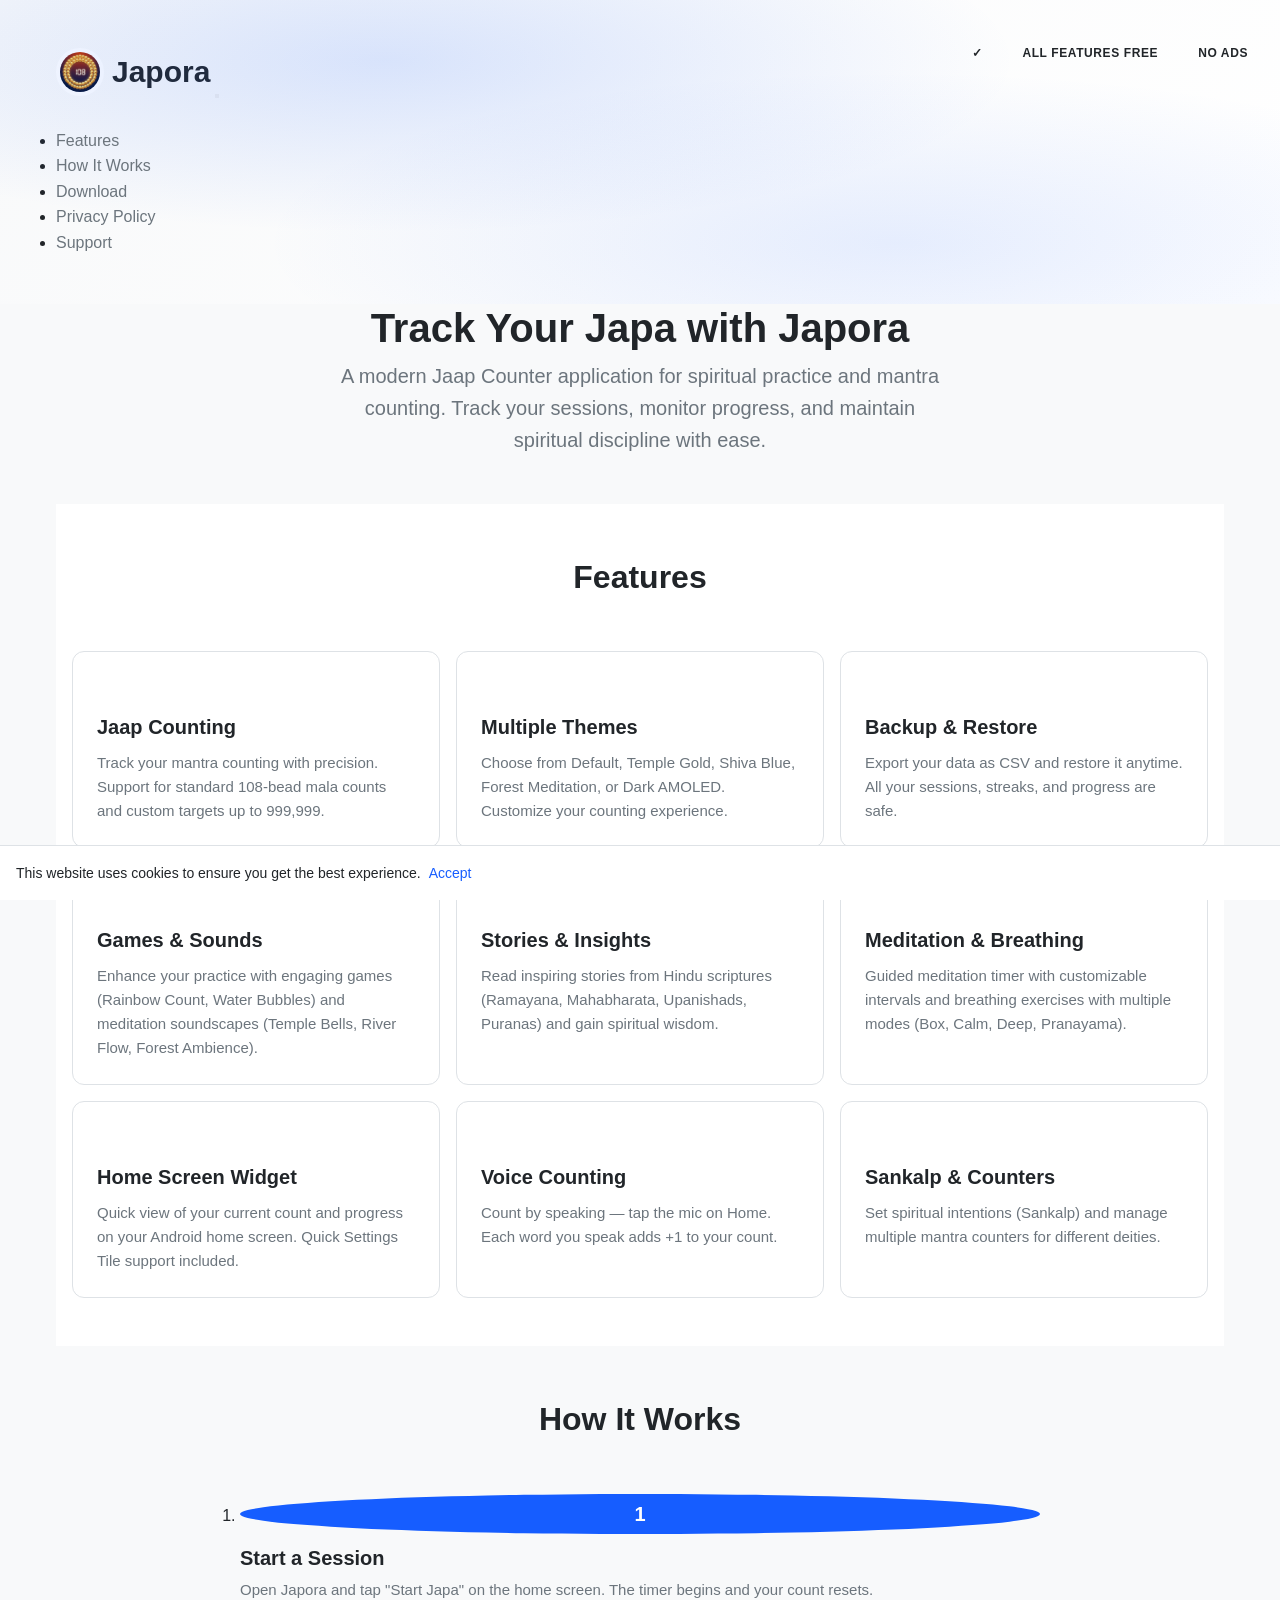
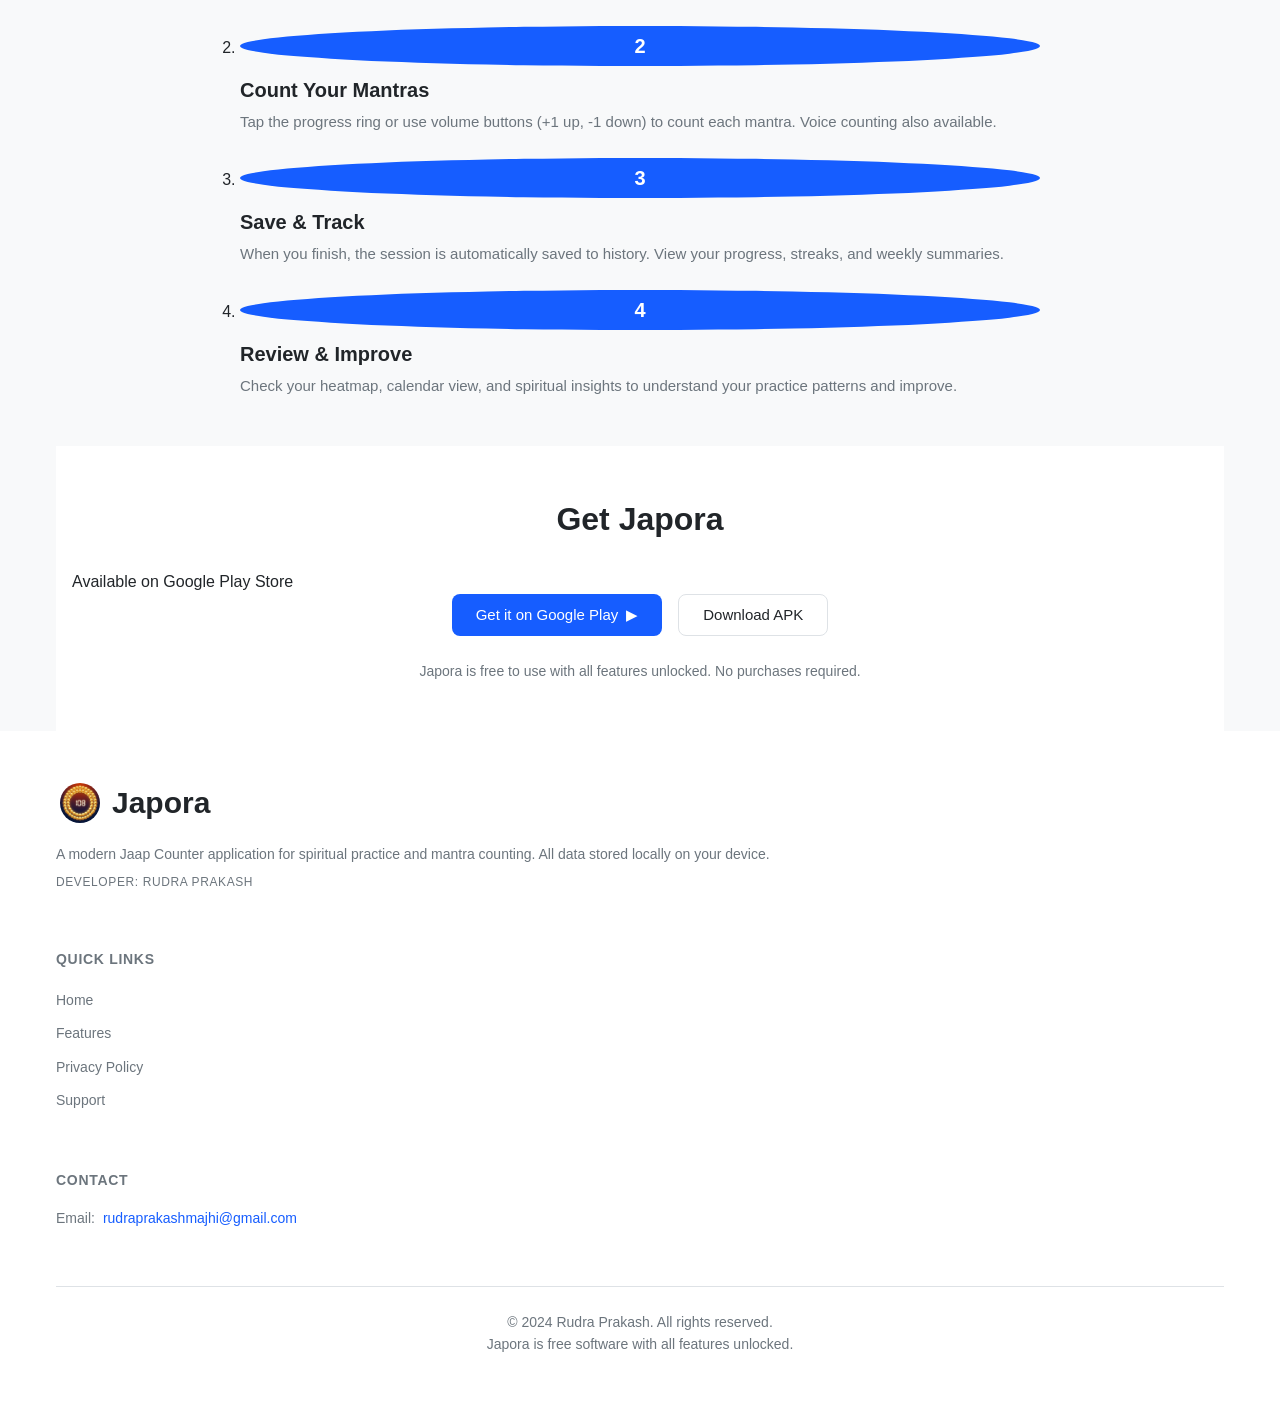
<file: index.html>
<!DOCTYPE html>
<html lang="en">
<head>
  <meta charset="UTF-8">
  <meta name="viewport" content="width=device-width, initial-scale=1.0">
  <title>Japora - Jaap Counter & Spiritual Practice App</title>
  <meta name="description" content="Japora: A modern Jaap Counter application for spiritual practice and mantra counting. Track your japa sessions, monitor progress, and maintain spiritual discipline with ease.">
  <link rel="stylesheet" href="assets/css/style.css">
  <link rel="icon" href="assets/images/favicon.png">
  <link rel="apple-touch-icon" href="assets/images/app-icon.png">
  <meta property="og:title" content="Japora - Jaap Counter & Spiritual Practice App">
  <meta property="og:description" content="A modern Jaap Counter application for spiritual practice and mantra counting. Track your japa sessions, monitor progress, and maintain spiritual discipline.">
  <meta property="og:type" content="website">
  <meta property="og:url" content="https://username.github.io/japora/">
  <meta property="og:image" content="assets/images/app-icon.png">
  <meta name="twitter:card" content="summary_large_image">
  <meta name="twitter:title" content="Japora - Jaap Counter & Spiritual Practice App">
  <meta name="twitter:description" content="A modern Jaap Counter application for spiritual practice and mantra counting">
  <meta name="twitter:image" content="assets/images/app-icon.png">
</head>

<body>
  <header class="hero">
    <div class="container">
      <div class="logo">
        <img src="assets/images/app-icon.png" alt="Japora" width="48" height="48">
        <span>Japora</span>
      </div>
      <nav class="main-nav">
        <ul>
          <li><a href="#features">Features</a></li>
          <li><a href="#how-it-works">How It Works</a></li>
          <li><a href="#download">Download</a></li>
          <li><a href="privacy-policy.html">Privacy Policy</a></li>
          <li><a href="support.html">Support</a></li>
        </ul>
      </nav>
    </div>
  </header>

  <main class="container">

    <section class="hero-intro">
      <div class="hero-content">
        <h1>Track Your Japa with Japora</h1>
        <p class="subheading">A modern Jaap Counter application for spiritual practice and mantra counting. Track your sessions, monitor progress, and maintain spiritual discipline with ease.</p>
      </div>
      <div class="hero-badge">
        <span>✓</span>
        <span>All Features Free</span>
        <span>No Ads</span>
      </div>
    </section>

    <section id="features" class="features-section">
      <div class="container">
        <h2>Features</h2>
        <div class="features-grid">
          <div class="feature-card">
            <div class="feature-badge">27</div>
            <h3>Jaap Counting</h3>
            <p>Track your mantra counting with precision. Support for standard 108-bead mala counts and custom targets up to 999,999.</p>
          </div>
          <div class="feature-card">
            <div class="feature-badge">8</div>
            <h3>Multiple Themes</h3>
            <p>Choose from Default, Temple Gold, Shiva Blue, Forest Meditation, or Dark AMOLED. Customize your counting experience.</p>
          </div>
          <div class="feature-card">
            <div class="feature-badge">3</div>
            <h3>Backup & Restore</h3>
            <p>Export your data as CSV and restore it anytime. All your sessions, streaks, and progress are safe.</p>
          </div>
          <div class="feature-card">
            <div class="feature-badge">2</div>
            <h3>Games & Sounds</h3>
            <p>Enhance your practice with engaging games (Rainbow Count, Water Bubbles) and meditation soundscapes (Temple Bells, River Flow, Forest Ambience).</p>
          </div>
          <div class="feature-card">
            <div class="feature-badge">4</div>
            <h3>Stories & Insights</h3>
            <p>Read inspiring stories from Hindu scriptures (Ramayana, Mahabharata, Upanishads, Puranas) and gain spiritual wisdom.</p>
          </div>
          <div class="feature-card">
            <div class="feature-badge">5</div>
            <h3>Meditation & Breathing</h3>
            <p>Guided meditation timer with customizable intervals and breathing exercises with multiple modes (Box, Calm, Deep, Pranayama).</p>
          </div>
          <div class="feature-card">
            <div class="feature-badge">6</div>
            <h3>Home Screen Widget</h3>
            <p>Quick view of your current count and progress on your Android home screen. Quick Settings Tile support included.</p>
          </div>
          <div class="feature-card">
            <div class="feature-badge">7</div>
            <h3>Voice Counting</h3>
            <p>Count by speaking — tap the mic on Home. Each word you speak adds +1 to your count.</p>
          </div>
          <div class="feature-card">
            <div class="feature-badge">8</div>
            <h3>Sankalp & Counters</h3>
            <p>Set spiritual intentions (Sankalp) and manage multiple mantra counters for different deities.</p>
          </div>
        </div>
      </div>
    </section>

    <section id="how-it-works" class="how-it-works-section">
      <div class="container">
        <h2>How It Works</h2>
        <ol class="steps">
          <li>
            <div class="step-number">1</div>
            <div class="step-content">
              <h3>Start a Session</h3>
              <p>Open Japora and tap "Start Japa" on the home screen. The timer begins and your count resets.</p>
            </div>
          </li>
          <li>
            <div class="step-number">2</div>
            <div class="step-content">
              <h3>Count Your Mantras</h3>
              <p>Tap the progress ring or use volume buttons (+1 up, -1 down) to count each mantra. Voice counting also available.</p>
            </div>
          </li>
          <li>
            <div class="step-number">3</div>
            <div class="step-content">
              <h3>Save & Track</h3>
              <p>When you finish, the session is automatically saved to history. View your progress, streaks, and weekly summaries.</p>
            </div>
          </li>
          <li>
            <div class="step-number">4</div>
            <div class="step-content">
              <h3>Review & Improve</h3>
              <p>Check your heatmap, calendar view, and spiritual insights to understand your practice patterns and improve.</p>
            </div>
          </li>
        </ol>
      </div>
    </section>

    <section id="download" class="download-section">
      <div class="container">
        <h2>Get Japora</h2>
        <p>Available on Google Play Store</p>
        <div class="download-buttons">
          <a href="https://play.google.com/store/apps/details?id=com.rudra.japora" class="btn-primary" target="_blank" rel="noopener">
            <span>Get it on Google Play</span>
            <span>▶</span>
          </a>
          <a href="#installation" class="btn-secondary">Download APK</a>
        </div>
        <p class="note">Japora is free to use with all features unlocked. No purchases required.</p>
      </div>
    </section>

  </main>

  <footer>
    <div class="container">
      <div class="footer-grid">
        <div class="footer-about">
          <div class="logo">
            <img src="assets/images/app-icon.png" alt="Japora" width="48" height="48">
            <span>Japora</span>
          </div>
          <p class="small">A modern Jaap Counter application for spiritual practice and mantra counting. All data stored locally on your device.</p>
          <p class="developer">Developer: Rudra Prakash</p>
        </div>
        <div class="footer-links">
          <h4>Quick Links</h4>
          <ul>
            <li><a href="index.html">Home</a></li>
            <li><a href="#features">Features</a></li>
            <li><a href="privacy-policy.html">Privacy Policy</a></li>
            <li><a href="support.html">Support</a></li>
          </ul>
        </div>
        <div class="footer-contact">
          <h4>Contact</h4>
          <ul>
            <li>Email: <a href="mailto:rudraprakashmajhi@gmail.com">rudraprakashmajhi@gmail.com</a></li>
          </ul>
        </div>
      </div>
      <div class="footer-bottom">
        <p>© 2024 Rudra Prakash. All rights reserved.<br>Japora is free software with all features unlocked.</p>
      </div>
    </div>
  </footer>

  <script src="assets/js/main.js"></script>
</body>
</html>
</file>
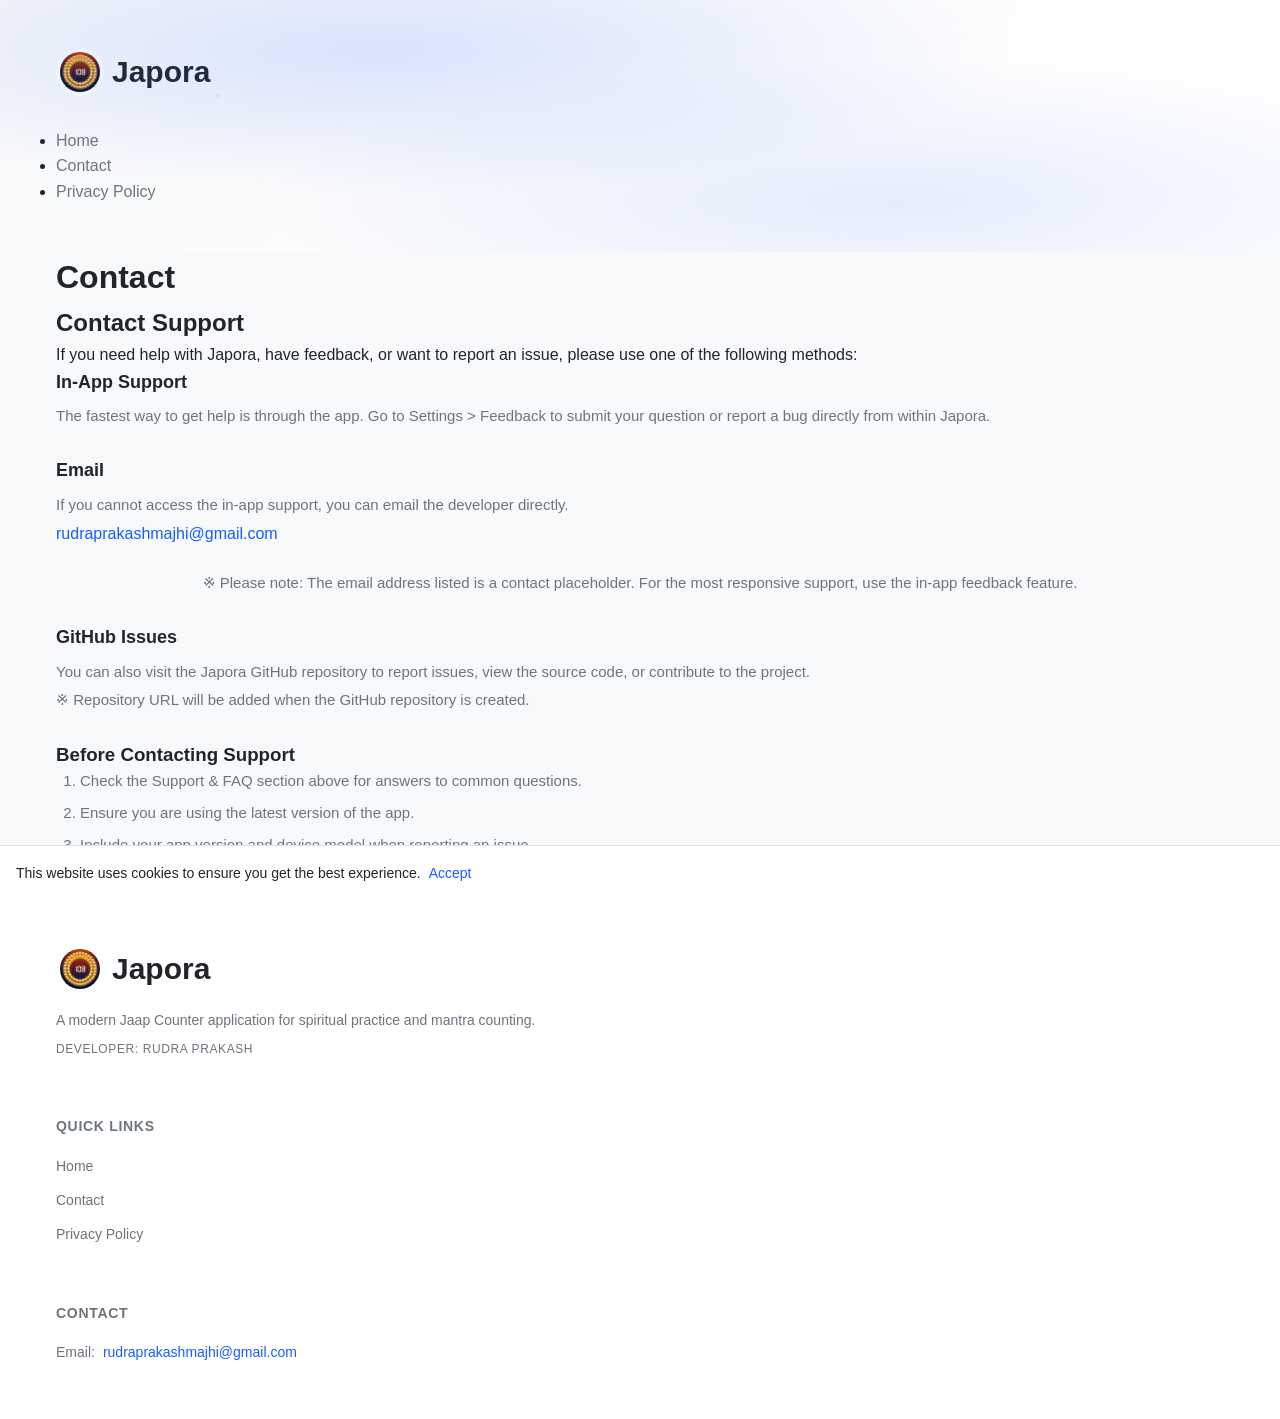
<file: contact.html>
<!DOCTYPE html>
<html lang="en">
<head>
  <meta charset="UTF-8">
  <meta name="viewport" content="width=device-width, initial-scale=1.0">
  <title>Japora - Contact</title>
  <meta name="viewport" content="width=device-width, initial-scale=1.0">
  <link rel="stylesheet" href="assets/css/style.css">
  <link rel="icon" href="assets/images/favicon.png">
</head>

<body>

  <header class="hero">
    <div class="container">
      <div class="logo">
        <img src="assets/images/app-icon.png" alt="Japora" width="48" height="48">
        <span>Japora</span>
      </div>
      <nav class="main-nav">
        <ul>
          <li><a href="index.html">Home</a></li>
          <li><a href="contact.html">Contact</a></li>
          <li><a href="privacy-policy.html">Privacy Policy</a></li>
        </ul>
      </nav>
    </div>
  </header>

  <main class="container">

    <div class="page-header">
      <h1>Contact</h1>
    </div>

    <section class="policy-section">
      <h2>Contact Support</h2>
      <p>If you need help with Japora, have feedback, or want to report an issue, please use one of the following methods:</p>

      <div class="contact-methods">
        <div class="contact-method">
          <h3>In-App Support</h3>
          <p>The fastest way to get help is through the app. Go to Settings > Feedback to submit your question or report a bug directly from within Japora.</p>
        </div>
        <div class="contact-method">
          <h3>Email</h3>
          <p>If you cannot access the in-app support, you can email the developer directly.</p>
          <a href="mailto:rudraprakashmajhi@gmail.com" class="email-link">rudraprakashmajhi@gmail.com</a>
          <p class="note">※ Please note: The email address listed is a contact placeholder. For the most responsive support, use the in-app feedback feature.</p>
        </div>
        <div class="contact-method">
          <h3>GitHub Issues</h3>
          <p>You can also visit the Japora GitHub repository to report issues, view the source code, or contribute to the project.</p>
          <p>※ Repository URL will be added when the GitHub repository is created.</p>
        </div>
      </div>

      <div class="contact-instructions">
        <h3>Before Contacting Support</h3>
        <ol>
          <li>Check the Support & FAQ section above for answers to common questions.</li>
          <li>Ensure you are using the latest version of the app.</li>
          <li>Include your app version and device model when reporting an issue.</li>
          <li>For crash reports, enable "Include error logs" in the app settings if available.</li>
        </ol>
      </div>
    </section>

  </main>

  <footer>
    <div class="container">
      <div class="footer-grid">
        <div class="footer-about">
          <div class="logo">
            <img src="assets/images/app-icon.png" alt="Japora" width="48" height="48">
            <span>Japora</span>
          </div>
          <p class="small">A modern Jaap Counter application for spiritual practice and mantra counting.</p>
          <p class="developer">Developer: Rudra Prakash</p>
        </div>
        <div class="footer-links">
          <h4>Quick Links</h4>
          <ul>
            <li><a href="index.html">Home</a></li>
            <li><a href="contact.html">Contact</a></li>
            <li><a href="privacy-policy.html">Privacy Policy</a></li>
          </ul>
        </div>
        <div class="footer-contact">
          <h4>Contact</h4>
          <ul>
            <li>Email: <a href="mailto:rudraprakashmajhi@gmail.com">rudraprakashmajhi@gmail.com</a></li>
          </ul>
        </div>
      </div>
    </div>
  </footer>

  <script src="assets/js/main.js"></script>
</body>
</html>
</file>
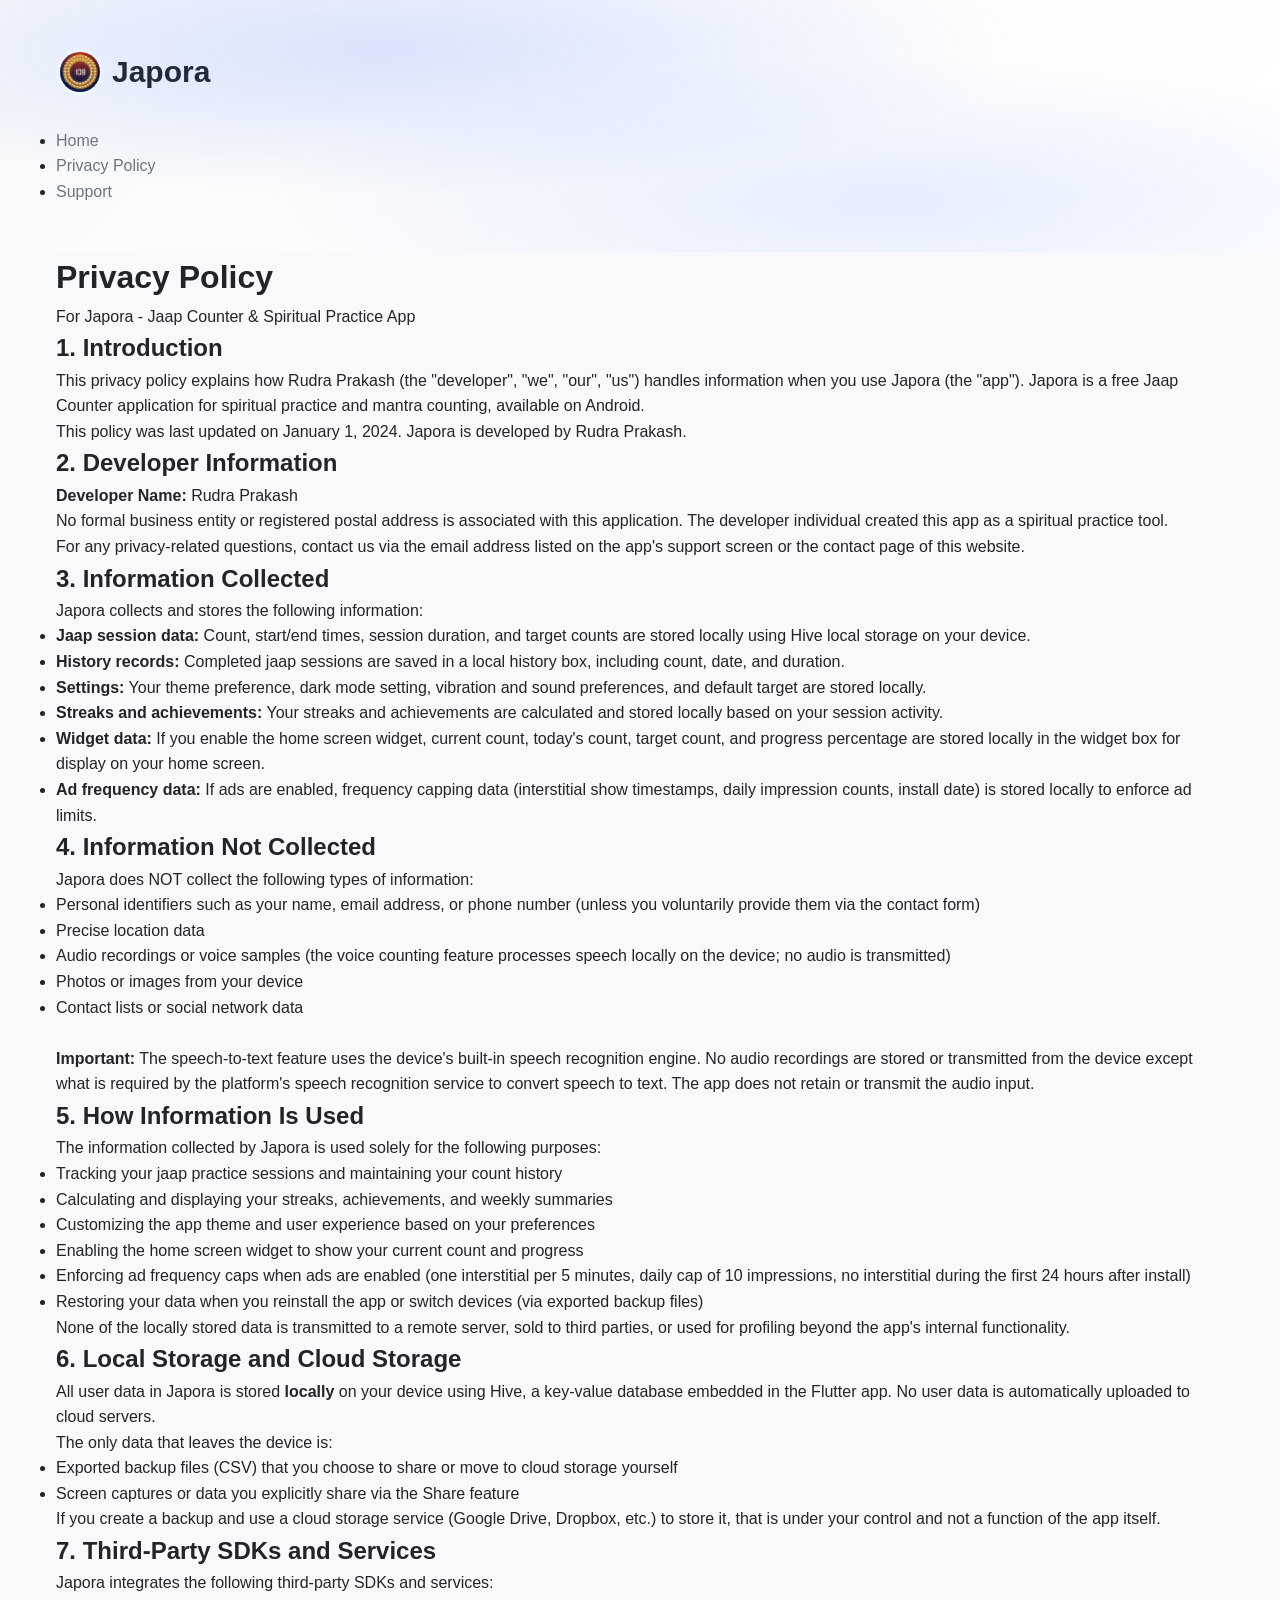
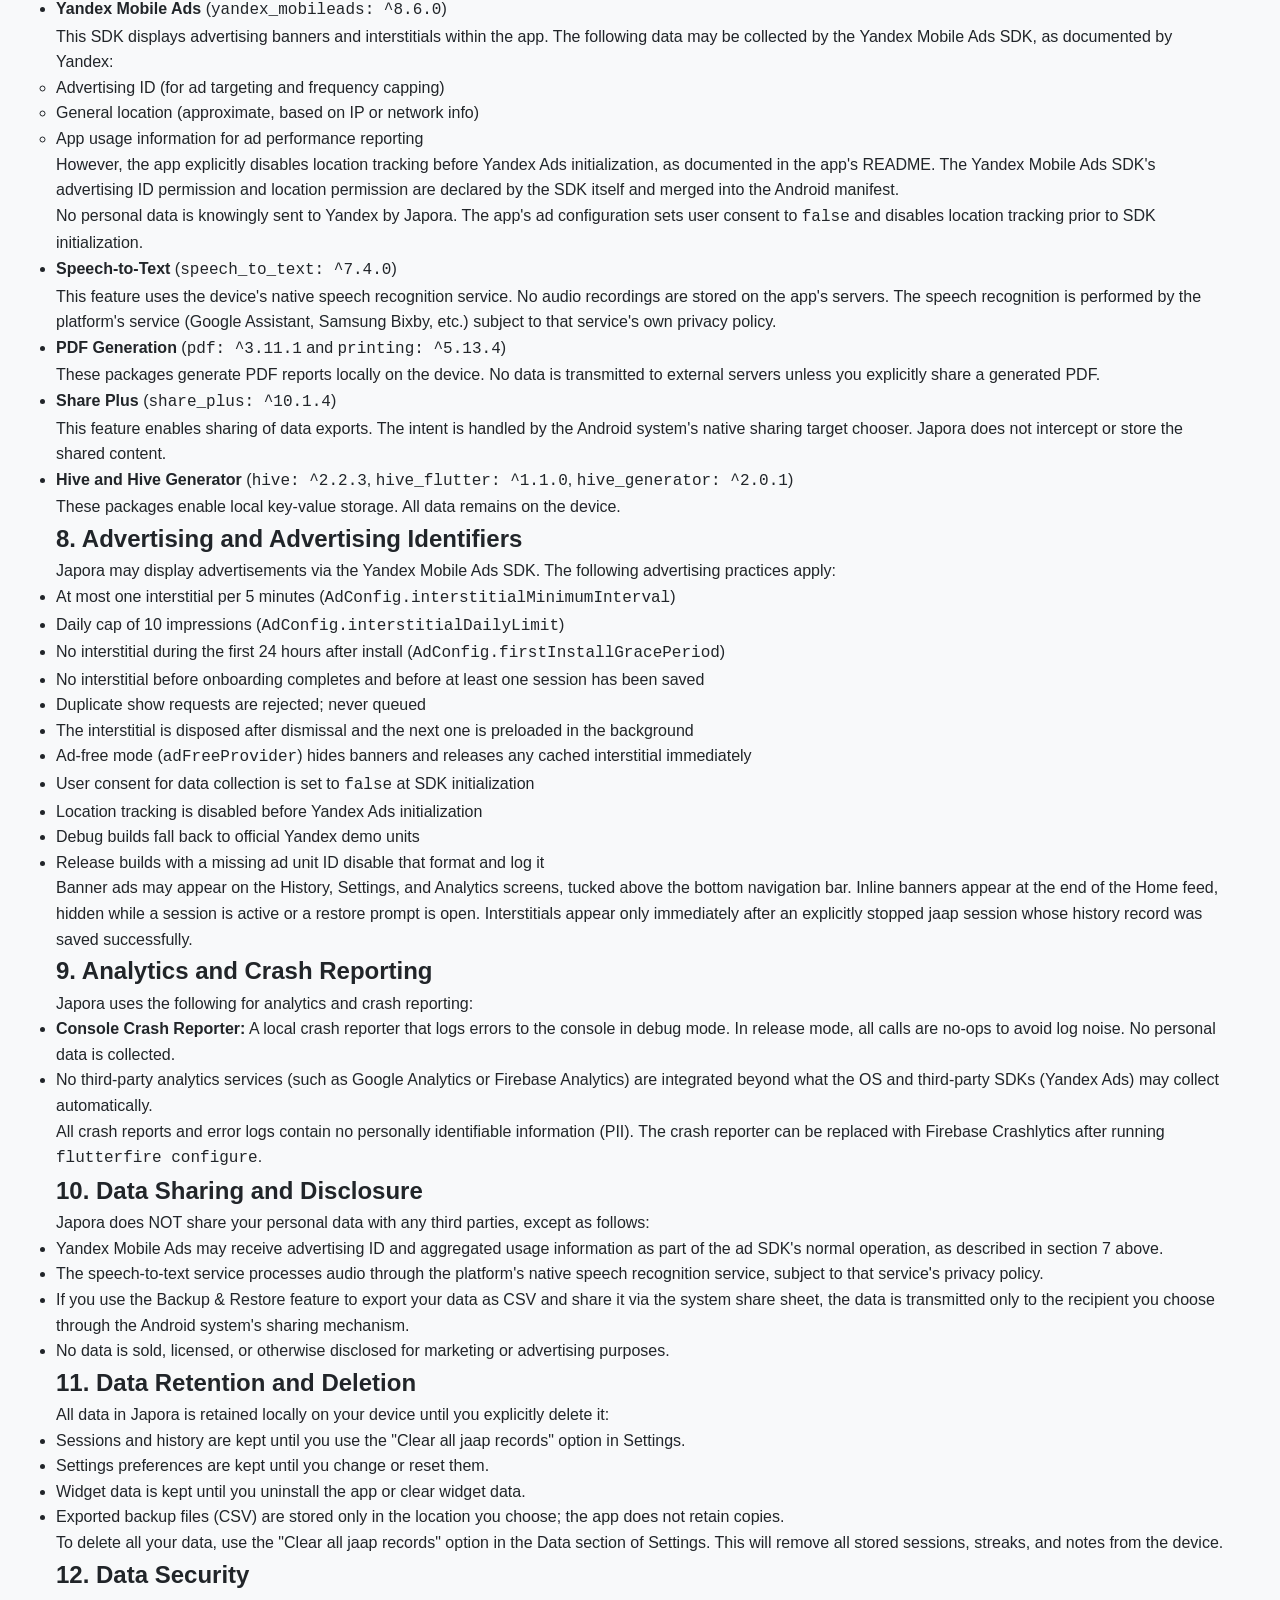
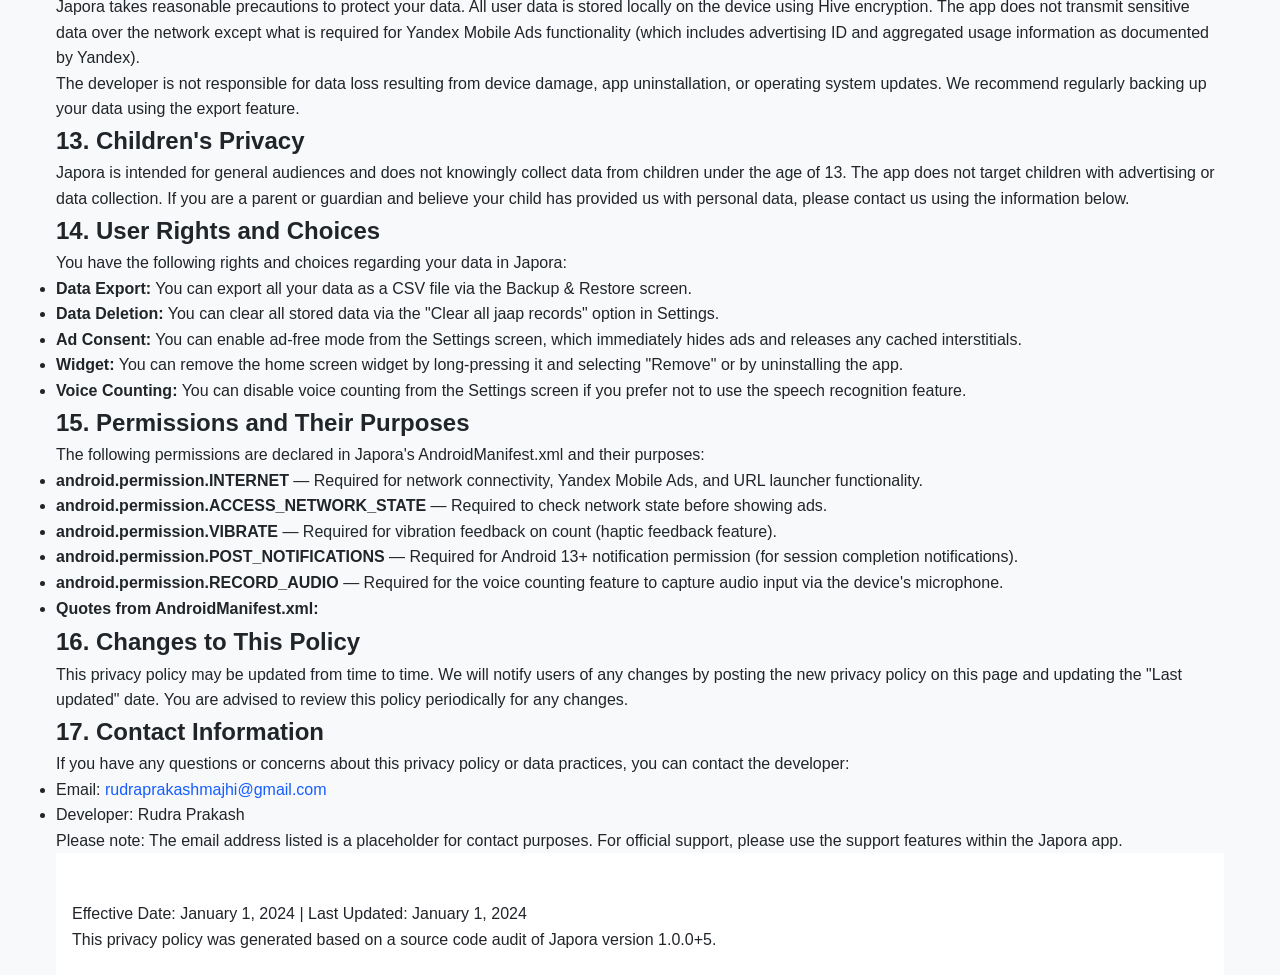
<file: privacy-policy.html>
<!DOCTYPE html>
<html lang="en">
<head>
  <meta charset="UTF-8">
  <meta name="viewport" content="width=device-width, initial-scale=1.0">
  <title>Japora - Privacy Policy</title>
  <meta name="viewport" content="width=device-width, initial-scale=1.0">
  <link rel="stylesheet" href="assets/css/style.css">
  <link rel="icon" href="assets/images/favicon.png">
</head>

<body>

  <header class="hero">
    <div class="container">
      <div class="logo">
        <img src="assets/images/app-icon.png" alt="Japora" width="48" height="48">
        <span>Japora</span>
      </div>
      <nav class="main-nav">
        <ul>
          <li><a href="index.html">Home</a></li>
          <li><a href="privacy-policy.html">Privacy Policy</a></li>
          <li><a href="support.html">Support</a></li>
        </ul>
      </nav>
    </div>
  </header>

  <main class="container">

    <div class="page-header">
      <h1>Privacy Policy</h1>
      <p>For Japora - Jaap Counter & Spiritual Practice App</p>
    </div>

    <section class="policy-section" id="introduction">
      <h2>1. Introduction</h2>
      <p>This privacy policy explains how Rudra Prakash (the "developer", "we", "our", "us") handles information when you use Japora (the "app"). Japora is a free Jaap Counter application for spiritual practice and mantra counting, available on Android.</p>
      <p>This policy was last updated on January 1, 2024. Japora is developed by Rudra Prakash.</p>
    </section>

    <section class="policy-section" id="developer-info">
      <h2>2. Developer Information</h2>
      <p><strong>Developer Name:</strong> Rudra Prakash</p>
      <p>No formal business entity or registered postal address is associated with this application. The developer individual created this app as a spiritual practice tool.</p>
      <p>For any privacy-related questions, contact us via the email address listed on the app's support screen or the contact page of this website.</p>
    </section>

    <section class="policy-section" id="information-collected">
      <h2>3. Information Collected</h2>
      <p>Japora collects and stores the following information:</p>
      <ul>
        <li><strong>Jaap session data:</strong> Count, start/end times, session duration, and target counts are stored locally using Hive local storage on your device.</li>
        <li><strong>History records:</strong> Completed jaap sessions are saved in a local history box, including count, date, and duration.</li>
        <li><strong>Settings:</strong> Your theme preference, dark mode setting, vibration and sound preferences, and default target are stored locally.</li>
        <li><strong>Streaks and achievements:</strong> Your streaks and achievements are calculated and stored locally based on your session activity.</li>
        <li><strong>Widget data:</strong> If you enable the home screen widget, current count, today's count, target count, and progress percentage are stored locally in the widget box for display on your home screen.</li>
        <li><strong>Ad frequency data:</strong> If ads are enabled, frequency capping data (interstitial show timestamps, daily impression counts, install date) is stored locally to enforce ad limits.</li>
      </ul>
    </section>

    <section class="policy-section" id="information-not-collected">
      <h2>4. Information Not Collected</h2>
      <p>Japora does NOT collect the following types of information:</p>
      <ul>
        <li>Personal identifiers such as your name, email address, or phone number (unless you voluntarily provide them via the contact form)</li>
        <li>Precise location data</li>
        <li>Audio recordings or voice samples (the voice counting feature processes speech locally on the device; no audio is transmitted)</li>
        <li>Photos or images from your device</li>
        <li>Contact lists or social network data</li>
        <br>
        <p><strong>Important:</strong> The speech-to-text feature uses the device's built-in speech recognition engine. No audio recordings are stored or transmitted from the device except what is required by the platform's speech recognition service to convert speech to text. The app does not retain or transmit the audio input.</p>
      </ul>
    </section>

    <section class="policy-section" id="how-information-is-used">
      <h2>5. How Information Is Used</h2>
      <p>The information collected by Japora is used solely for the following purposes:</p>
      <ul>
        <li>Tracking your jaap practice sessions and maintaining your count history</li>
        <li>Calculating and displaying your streaks, achievements, and weekly summaries</li>
        <li>Customizing the app theme and user experience based on your preferences</li>
        <li>Enabling the home screen widget to show your current count and progress</li>
        <li>Enforcing ad frequency caps when ads are enabled (one interstitial per 5 minutes, daily cap of 10 impressions, no interstitial during the first 24 hours after install)</li>
        <li>Restoring your data when you reinstall the app or switch devices (via exported backup files)</li>
      </ul>
      <p>None of the locally stored data is transmitted to a remote server, sold to third parties, or used for profiling beyond the app's internal functionality.</p>
    </section>

    <section class="policy-section" id="local-and-cloud-storage">
      <h2>6. Local Storage and Cloud Storage</h2>
      <p>All user data in Japora is stored <strong>locally</strong> on your device using Hive, a key-value database embedded in the Flutter app. No user data is automatically uploaded to cloud servers.</p>
      <p>The only data that leaves the device is:</p>
      <ul>
        <li>Exported backup files (CSV) that you choose to share or move to cloud storage yourself</li>
        <li>Screen captures or data you explicitly share via the Share feature</li>
      </ul>
      <p>If you create a backup and use a cloud storage service (Google Drive, Dropbox, etc.) to store it, that is under your control and not a function of the app itself.</p>
    </section>

    <section class="policy-section" id="third-party-sdks">
      <h2>7. Third-Party SDKs and Services</h2>
      <p>Japora integrates the following third-party SDKs and services:</p>
      <ul>
        <li>
          <strong>Yandex Mobile Ads</strong> (<code>yandex_mobileads: ^8.6.0</code>)
          <p>This SDK displays advertising banners and interstitials within the app. The following data may be collected by the Yandex Mobile Ads SDK, as documented by Yandex:</p>
          <ul>
            <li>Advertising ID (for ad targeting and frequency capping)</li>
            <li>General location (approximate, based on IP or network info)</li>
            <li>App usage information for ad performance reporting</li>
          </ul>
          <p>However, the app explicitly disables location tracking before Yandex Ads initialization, as documented in the app's README. The Yandex Mobile Ads SDK's advertising ID permission and location permission are declared by the SDK itself and merged into the Android manifest.</p>
          <p>No personal data is knowingly sent to Yandex by Japora. The app's ad configuration sets user consent to <code>false</code> and disables location tracking prior to SDK initialization.</p>
        </li>
        <li>
          <strong>Speech-to-Text</strong> (<code>speech_to_text: ^7.4.0</code>)
          <p>This feature uses the device's native speech recognition service. No audio recordings are stored on the app's servers. The speech recognition is performed by the platform's service (Google Assistant, Samsung Bixby, etc.) subject to that service's own privacy policy.</p>
        </li>
        <li>
          <strong>PDF Generation</strong> (<code>pdf: ^3.11.1</code> and <code>printing: ^5.13.4</code>)
          <p>These packages generate PDF reports locally on the device. No data is transmitted to external servers unless you explicitly share a generated PDF.</p>
        </li>
        <li>
          <strong>Share Plus</strong> (<code>share_plus: ^10.1.4</code>)
          <p>This feature enables sharing of data exports. The intent is handled by the Android system's native sharing target chooser. Japora does not intercept or store the shared content.</p>
        </li>
        <li>
          <strong>Hive and Hive Generator</strong> (<code>hive: ^2.2.3</code>, <code>hive_flutter: ^1.1.0</code>, <code>hive_generator: ^2.0.1</code>)
          <p>These packages enable local key-value storage. All data remains on the device.</p>
        </li>
      </ul>
    </section>

    <section class="policy-section" id="advertising">
      <h2>8. Advertising and Advertising Identifiers</h2>
      <p>Japora may display advertisements via the Yandex Mobile Ads SDK. The following advertising practices apply:</p>
      <ul>
        <li>At most one interstitial per 5 minutes (<code>AdConfig.interstitialMinimumInterval</code>)</li>
        <li>Daily cap of 10 impressions (<code>AdConfig.interstitialDailyLimit</code>)</li>
        <li>No interstitial during the first 24 hours after install (<code>AdConfig.firstInstallGracePeriod</code>)</li>
        <li>No interstitial before onboarding completes and before at least one session has been saved</li>
        <li>Duplicate show requests are rejected; never queued</li>
        <li>The interstitial is disposed after dismissal and the next one is preloaded in the background</li>
        <li>Ad-free mode (<code>adFreeProvider</code>) hides banners and releases any cached interstitial immediately</li>
        <li>User consent for data collection is set to <code>false</code> at SDK initialization</li>
        <li>Location tracking is disabled before Yandex Ads initialization</li>
        <li>Debug builds fall back to official Yandex demo units</li>
        <li>Release builds with a missing ad unit ID disable that format and log it</li>
      </ul>
      <p>Banner ads may appear on the History, Settings, and Analytics screens, tucked above the bottom navigation bar. Inline banners appear at the end of the Home feed, hidden while a session is active or a restore prompt is open. Interstitials appear only immediately after an explicitly stopped jaap session whose history record was saved successfully.</p>
    </section>

    <section class="policy-section" id="analytics-and-crash">
      <h2>9. Analytics and Crash Reporting</h2>
      <p>Japora uses the following for analytics and crash reporting:</p>
      <ul>
        <li><strong>Console Crash Reporter:</strong> A local crash reporter that logs errors to the console in debug mode. In release mode, all calls are no-ops to avoid log noise. No personal data is collected.</li>
        <li>No third-party analytics services (such as Google Analytics or Firebase Analytics) are integrated beyond what the OS and third-party SDKs (Yandex Ads) may collect automatically.</li>
        <p>All crash reports and error logs contain no personally identifiable information (PII). The crash reporter can be replaced with Firebase Crashlytics after running <code>flutterfire configure</code>.</li>
      </ul>
    </section>

    <section class="policy-section" id="data-sharing">
      <h2>10. Data Sharing and Disclosure</h2>
      <p>Japora does NOT share your personal data with any third parties, except as follows:</p>
      <ul>
        <li>Yandex Mobile Ads may receive advertising ID and aggregated usage information as part of the ad SDK's normal operation, as described in section 7 above.</li>
        <li>The speech-to-text service processes audio through the platform's native speech recognition service, subject to that service's privacy policy.</li>
        <li>If you use the Backup & Restore feature to export your data as CSV and share it via the system share sheet, the data is transmitted only to the recipient you choose through the Android system's sharing mechanism.</li>
        <li>No data is sold, licensed, or otherwise disclosed for marketing or advertising purposes.</li>
      </ul>
    </section>

    <section class="policy-section" id="data-retention">
      <h2>11. Data Retention and Deletion</h2>
      <p>All data in Japora is retained locally on your device until you explicitly delete it:</p>
      <ul>
        <li>Sessions and history are kept until you use the "Clear all jaap records" option in Settings.</li>
        <li>Settings preferences are kept until you change or reset them.</li>
        <li>Widget data is kept until you uninstall the app or clear widget data.</li>
        <li>Exported backup files (CSV) are stored only in the location you choose; the app does not retain copies.</li>
      </ul>
      <p>To delete all your data, use the "Clear all jaap records" option in the Data section of Settings. This will remove all stored sessions, streaks, and notes from the device.</p>
    </section>

    <section class="policy-section" id="data-security">
      <h2>12. Data Security</h2>
      <p>Japora takes reasonable precautions to protect your data. All user data is stored locally on the device using Hive encryption. The app does not transmit sensitive data over the network except what is required for Yandex Mobile Ads functionality (which includes advertising ID and aggregated usage information as documented by Yandex).</p>
      <p>The developer is not responsible for data loss resulting from device damage, app uninstallation, or operating system updates. We recommend regularly backing up your data using the export feature.</p>
    </section>

    <section class="policy-section" id="children-privacy">
      <h2>13. Children's Privacy</h2>
      <p>Japora is intended for general audiences and does not knowingly collect data from children under the age of 13. The app does not target children with advertising or data collection. If you are a parent or guardian and believe your child has provided us with personal data, please contact us using the information below.</p>
    </section>

    <section class="policy-section" id="user-rights">
      <h2>14. User Rights and Choices</h2>
      <p>You have the following rights and choices regarding your data in Japora:</p>
      <ul>
        <li><strong>Data Export:</strong> You can export all your data as a CSV file via the Backup & Restore screen.</li>
        <li><strong>Data Deletion:</strong> You can clear all stored data via the "Clear all jaap records" option in Settings.</li>
        <li><strong>Ad Consent:</strong> You can enable ad-free mode from the Settings screen, which immediately hides ads and releases any cached interstitials.</li>
        <li><strong>Widget:</strong> You can remove the home screen widget by long-pressing it and selecting "Remove" or by uninstalling the app.</li>
        <li><strong>Voice Counting:</strong> You can disable voice counting from the Settings screen if you prefer not to use the speech recognition feature.</li>
      </ul>
    </section>

    <section class="policy-section" id="permissions">
      <h2>15. Permissions and Their Purposes</h2>
      <p>The following permissions are declared in Japora's AndroidManifest.xml and their purposes:</p>
      <ul>
        <li>
          <strong>android.permission.INTERNET</strong> — Required for network connectivity, Yandex Mobile Ads, and URL launcher functionality.
        </li>
        <li>
          <strong>android.permission.ACCESS_NETWORK_STATE</strong> — Required to check network state before showing ads.
        </li>
        <li>
          <strong>android.permission.VIBRATE</strong> — Required for vibration feedback on count (haptic feedback feature).
        </li>
        <li>
          <strong>android.permission.POST_NOTIFICATIONS</strong> — Required for Android 13+ notification permission (for session completion notifications).
        </li>
        <li>
          <strong>android.permission.RECORD_AUDIO</strong> — Required for the voice counting feature to capture audio input via the device's microphone.
        </li>
        <li>
          <strong>Quotes from AndroidManifest.xml:</strong>
          <code><uses-permission android:name="android.permission.INTERNET" /></code>
          <code><uses-permission android:name="android.permission.ACCESS_NETWORK_STATE" /></code>
          <code><uses-permission android:name="android.permission.VIBRATE" /></code>
          <code><uses-permission android:name="android.permission.POST_NOTIFICATIONS" /></code>
          <code><uses-permission android:name="android.permission.RECORD_AUDIO" /></code>
        </li>
      </ul>
    </section>

    <section class="policy-section" id="policy-changes">
      <h2>16. Changes to This Policy</h2>
      <p>This privacy policy may be updated from time to time. We will notify users of any changes by posting the new privacy policy on this page and updating the "Last updated" date. You are advised to review this policy periodically for any changes.</p>
    </section>

    <section class="policy-section" id="contact">
      <h2>17. Contact Information</h2>
      <p>If you have any questions or concerns about this privacy policy or data practices, you can contact the developer:</p>
      <ul>
        <li>Email: <a href="mailto:rudraprakashmajhi@gmail.com">rudraprakashmajhi@gmail.com</a></li>
        <li>Developer: Rudra Prakash</li>
      </ul>
      <p>Please note: The email address listed is a placeholder for contact purposes. For official support, please use the support features within the Japora app.</p>
    </section>

    <footer class="policy-footer">
      <div class="container">
        <p>Effective Date: January 1, 2024 | Last Updated: January 1, 2024</p>
        <p>This privacy policy was generated based on a source code audit of Japora version 1.0.0+5.</p>
      </div>
    </footer>

  </main>

</body>
</html>
</file>
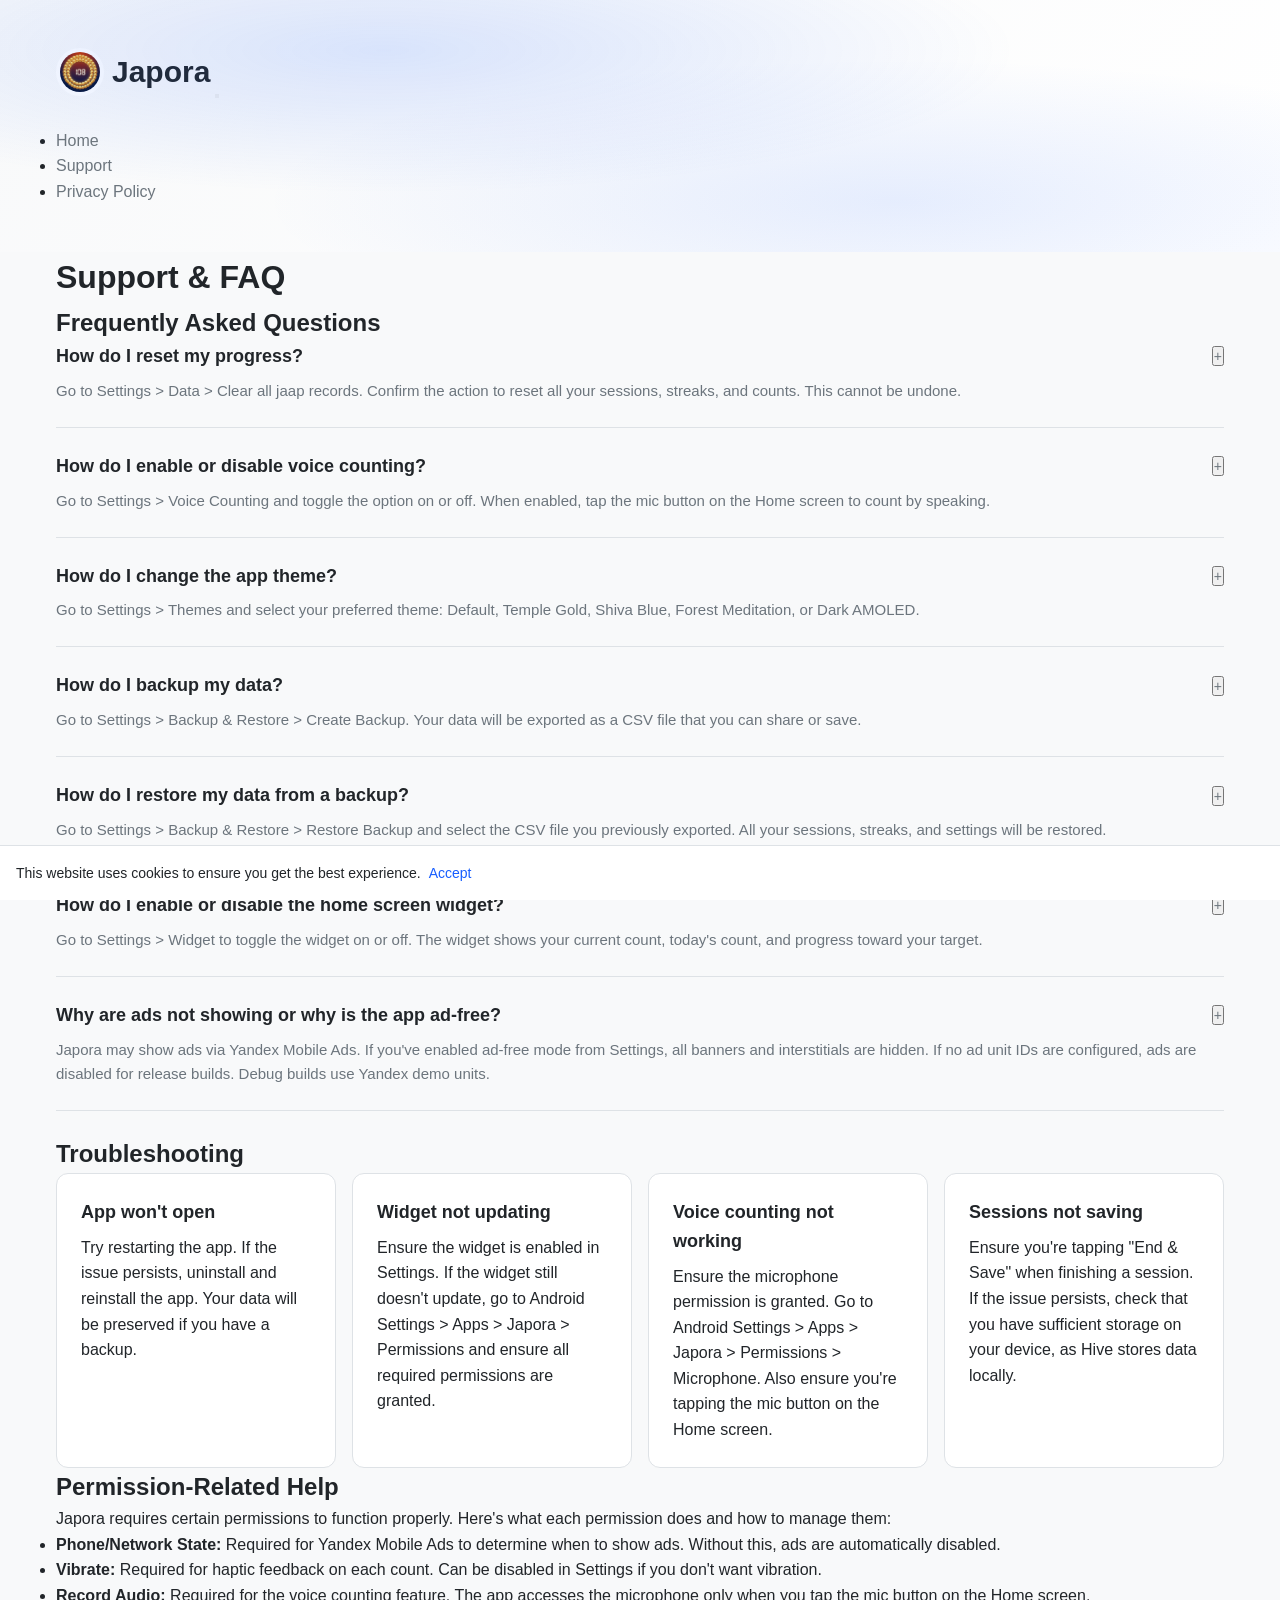
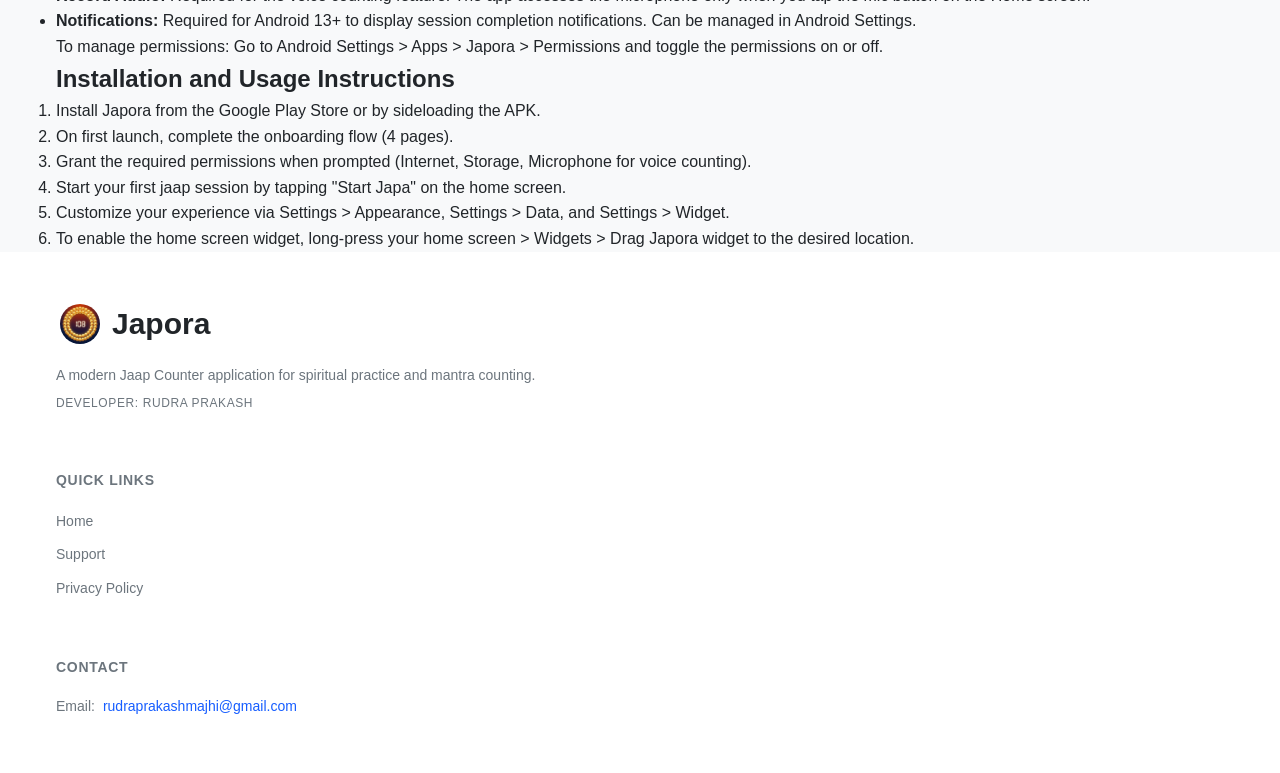
<file: support.html>
<!DOCTYPE html>
<html lang="en">
<head>
  <meta charset="UTF-8">
  <meta name="viewport" content="width=device-width, initial-scale=1.0">
  <title>Japora - Support & FAQ</title>
  <meta name="viewport" content="width=device-width, initial-scale=1.0">
  <link rel="stylesheet" href="assets/css/style.css">
  <link rel="icon" href="assets/images/favicon.png">
</head>

<body>

  <header class="hero">
    <div class="container">
      <div class="logo">
        <img src="assets/images/app-icon.png" alt="Japora" width="48" height="48">
        <span>Japora</span>
      </div>
      <nav class="main-nav">
        <ul>
          <li><a href="index.html">Home</a></li>
          <li><a href="support.html">Support</a></li>
          <li><a href="privacy-policy.html">Privacy Policy</a></li>
        </ul>
      </nav>
    </div>
  </header>

  <main class="container">

    <div class="page-header">
      <h1>Support & FAQ</h1>
    </div>

    <section class="policy-section" id="faq">
      <h2>Frequently Asked Questions</h2>
      <div class="faq-item">
        <div class="faq-question">
          <h3>How do I reset my progress?</h3>
          <button class="faq-toggle">+</button>
        </div>
        <div class="faq-answer">
          <p>Go to Settings > Data > Clear all jaap records. Confirm the action to reset all your sessions, streaks, and counts. This cannot be undone.</p>
        </div>
      </div>
      <div class="faq-item">
        <div class="faq-question">
          <h3>How do I enable or disable voice counting?</h3>
          <button class="faq-toggle">+</button>
        </div>
        <div class="faq-answer">
          <p>Go to Settings > Voice Counting and toggle the option on or off. When enabled, tap the mic button on the Home screen to count by speaking.</p>
        </div>
      </div>
      <div class="faq-item">
        <div class="faq-question">
          <h3>How do I change the app theme?</h3>
          <button class="faq-toggle">+</button>
        </div>
        <div class="faq-answer">
          <p>Go to Settings > Themes and select your preferred theme: Default, Temple Gold, Shiva Blue, Forest Meditation, or Dark AMOLED.</p>
        </div>
      </div>
      <div class="faq-item">
        <div class="faq-question">
          <h3>How do I backup my data?</h3>
          <button class="faq-toggle">+</button>
        </div>
        <div class="faq-answer">
          <p>Go to Settings > Backup & Restore > Create Backup. Your data will be exported as a CSV file that you can share or save.</p>
        </div>
      </div>
      <div class="faq-item">
        <div class="faq-question">
          <h3>How do I restore my data from a backup?</h3>
          <button class="faq-toggle">+</button>
        </div>
        <div class="faq-answer">
          <p>Go to Settings > Backup & Restore > Restore Backup and select the CSV file you previously exported. All your sessions, streaks, and settings will be restored.</p>
        </div>
      </div>
      <div class="faq-item">
        <div class="faq-question">
          <h3>How do I enable or disable the home screen widget?</h3>
          <button class="faq-toggle">+</button>
        </div>
        <div class="faq-answer">
          <p>Go to Settings > Widget to toggle the widget on or off. The widget shows your current count, today's count, and progress toward your target.</p>
        </div>
      </div>
      <div class="faq-item">
        <div class="faq-question">
          <h3>Why are ads not showing or why is the app ad-free?</h3>
          <button class="faq-toggle">+</button>
        </div>
        <div class="faq-answer">
          <p>Japora may show ads via Yandex Mobile Ads. If you've enabled ad-free mode from Settings, all banners and interstitials are hidden. If no ad unit IDs are configured, ads are disabled for release builds. Debug builds use Yandex demo units.</p>
        </div>
      </div>
    </section>

    <section class="policy-section" id="troubleshooting">
      <h2>Troubleshooting</h2>
      <div class="troubleshooting-grid">
        <div class="troubleshooting-card">
          <h3>App won't open</h3>
          <p>Try restarting the app. If the issue persists, uninstall and reinstall the app. Your data will be preserved if you have a backup.</p>
        </div>
        <div class="troubleshooting-card">
          <h3>Widget not updating</h3>
          <p>Ensure the widget is enabled in Settings. If the widget still doesn't update, go to Android Settings > Apps > Japora > Permissions and ensure all required permissions are granted.</p>
        </div>
        <div class="troubleshooting-card">
          <h3>Voice counting not working</h3>
          <p>Ensure the microphone permission is granted. Go to Android Settings > Apps > Japora > Permissions > Microphone. Also ensure you're tapping the mic button on the Home screen.</p>
        </div>
        <div class="troubleshooting-card">
          <h3>Sessions not saving</h3>
          <p>Ensure you're tapping "End & Save" when finishing a session. If the issue persists, check that you have sufficient storage on your device, as Hive stores data locally.</p>
        </div>
      </div>
    </section>

    <section class="policy-section" id="permission-help">
      <h2>Permission-Related Help</h2>
      <p>Japora requires certain permissions to function properly. Here's what each permission does and how to manage them:</p>
      <ul>
        <li><strong>Phone/Network State:</strong> Required for Yandex Mobile Ads to determine when to show ads. Without this, ads are automatically disabled.</li>
        <li><strong>Vibrate:</strong> Required for haptic feedback on each count. Can be disabled in Settings if you don't want vibration.</li>
        <li><strong>Record Audio:</strong> Required for the voice counting feature. The app accesses the microphone only when you tap the mic button on the Home screen.</li>
        <li><strong>Notifications:</strong> Required for Android 13+ to display session completion notifications. Can be managed in Android Settings.</li>
      </ul>
      <p>To manage permissions: Go to Android Settings > Apps > Japora > Permissions and toggle the permissions on or off.</p>
    </section>

    <section class="policy-section" id="installation-instructions">
      <h2>Installation and Usage Instructions</h2>
      <ol>
        <li>Install Japora from the Google Play Store or by sideloading the APK.</li>
        <li>On first launch, complete the onboarding flow (4 pages).</li>
        <li>Grant the required permissions when prompted (Internet, Storage, Microphone for voice counting).</li>
        <li>Start your first jaap session by tapping "Start Japa" on the home screen.</li>
        <li>Customize your experience via Settings > Appearance, Settings > Data, and Settings > Widget.</li>
        <li>To enable the home screen widget, long-press your home screen > Widgets > Drag Japora widget to the desired location.</li>
      </ol>
    </section>

  </main>

  <footer>
    <div class="container">
      <div class="footer-grid">
        <div class="footer-about">
          <div class="logo">
            <img src="assets/images/app-icon.png" alt="Japora" width="48" height="48">
            <span>Japora</span>
          </div>
          <p class="small">A modern Jaap Counter application for spiritual practice and mantra counting.</p>
          <p class="developer">Developer: Rudra Prakash</p>
        </div>
        <div class="footer-links">
          <h4>Quick Links</h4>
          <ul>
            <li><a href="index.html">Home</a></li>
            <li><a href="support.html">Support</a></li>
            <li><a href="privacy-policy.html">Privacy Policy</a></li>
          </ul>
        </div>
        <div class="footer-contact">
          <h4>Contact</h4>
          <ul>
            <li>Email: <a href="mailto:rudraprakashmajhi@gmail.com">rudraprakashmajhi@gmail.com</a></li>
          </ul>
        </div>
      </div>
    </div>
  </footer>

  <script src="assets/js/main.js"></script>
</body>
</html>
</file>
<file: assets/css/style.css>
:root {
  /* Light theme variables */
  --color-bg: #f8f9fa;
  --color-bg-secondary: #ffffff;
  --color-text: #212529;
  --color-text-secondary: #6c757d;
  --color-accent: #165dff;
  --color-accent-hover: #0d4acf;
  --color-card: #ffffff;
  --color-border: #dee2e6;
  --color-success: #28a745;
  --color-warning: #ffc107;
  --color-danger: #dc3545;

  /* Radius and spacing */
  --radius-sm: 4px;
  --radius-md: 8px;
  --radius-lg: 12px;
  --radius-card: 16px;
  --radius-full: 50%;

  --spacing-xs: 0.25rem;
  --spacing-sm: 0.5rem;
  --spacing-md: 1rem;
  --spacing-lg: 1.5rem;
  --spacing-xl: 3rem;

  --font-base: 'Segoe UI', Tahoma, Geneva, Verdana, sans-serif;
  --font-mono: 'Fira Mono', 'Consolas', monospace;

  /* Shadow */
  --shadow-sm: 0 1px 2px 0 rgba(0, 0, 0, 0.05);
  --shadow-md: 0 4px 6px -1px rgba(0, 0, 0, 0.1), 0 2px 4px -1px rgba(0, 0, 0, 0.06);
  --shadow-lg: 0 10px 15px -3px rgba(0, 0, 0, 0.1), 0 4px 6px -2px rgba(0, 0, 0, 0.05);

  /* Reduced motion */
  @media (prefers-reduced-motion: reduce) {
    *,
    *::before,
    *::after {
      animation-duration: 0s !important;
      transition-duration: 0s !important;
    }
  }
}

/* Dark mode */
@media (prefers-color-scheme: dark) {
  :root {
    --color-bg: #16162e;
    --color-bg-secondary: #1e1e32;
    --color-text: #f1f1f1;
    --color-text-secondary: #a8a8d0;
    --color-accent: #165dff;
    --color-accent-hover: #0d4acf;
    --color-card: #1e1e32;
    --color-border: #35354d;
    --color-border-soft: #2a2a44;
  }
}

* {
  box-sizing: border-box;
  margin: 0;
  padding: 0;
}

html {
  font-size: 16px;
  scroll-behavior: smooth;
}

body {
  font-family: var(--font-base);
  background-color: var(--color-bg);
  color: var(--color-text);
  line-height: 1.6;
  -webkit-font-smoothing: antialiased;
  -moz-osx-font-smoothing: grayscale;
}

/* Container */
.container {
  max-width: 1200px;
  margin: 0 auto;
  padding: 0 var(--spacing-md);
}

/* Feature badges */
.feature-badge {
  background: var(--color-accent);
  color: white;
  padding: var(--spacing-xs) var(--spacing-sm);
  border-radius: var(--radius-full);
  font-size: 0.75rem;
  font-weight: 700;
  min-width: 36px;
  text-align: center;
  margin-bottom: var(--spacing-sm);
}

/* Hero */
.hero {
  position: relative;
  padding: var(--spacing-xl) 0;
  background: linear-gradient(135deg, var(--color-bg) 0%, var(--color-bg-secondary) 100%);
}

.hero::before {
  content: '';
  position: absolute;
  top: 0;
  left: 0;
  right: 0;
  bottom: 0;
  background: radial-gradient(ellipse at 30% 20%, rgba(22, 93, 255, 0.15) 0%, transparent 50%),
              radial-gradient(ellipse at 70% 80%, rgba(22, 93, 255, 0.1) 0%, transparent 50%);
  pointer-events: none;
}

.logo {
  display: inline-flex;
  align-items: center;
  gap: var(--spacing-sm);
  font-weight: 700;
  font-size: 1.875rem;
  color: var(--color-text);
  text-decoration: none;
}

.logo img {
  width: 48px;
  height: 48px;
  border-radius: var(--radius-full);
  object-fit: contain;
  background: var(--color-bg-secondary);
  padding: var(--spacing-xs);
}

.hero-badge {
  position: absolute;
  top: var(--spacing-md);
  right: var(--spacing-md);
  display: flex;
  gap: var(--spacing-sm);
  font-size: 0.75rem;
  text-transform: uppercase;
  letter-spacing: 0.05em;
}

.hero-badge span {
  padding: var(--spacing-xs) var(--spacing-md);
  border-radius: var(--radius-lg);
  font-weight: 600;
}

.hero-badge .dot {
  background: var(--color-success);
  color: white;
}

.hero-badge .free {
  background: var(--color-accent);
  color: white;
}

.hero-badge .no-ads {
  background: var(--color-success);
  color: white;
}

/* Navigation */
.main-nav {
  display: flex;
  gap: var(--spacing-lg);
  margin-top: var(--spacing-lg);
  flex-wrap: wrap;
}

.main-nav a {
  color: var(--color-text-secondary);
  text-decoration: none;
  font-weight: 500;
  position: relative;
  padding-bottom: var(--spacing-xs);
}

.main-nav a::after {
  content: '';
  position: absolute;
  bottom: 0;
  left: 0;
  width: 0;
  height: 2px;
  background-color: var(--color-accent);
  transition: width 0.3s ease;
}

.main-nav a:hover::after {
  width: 100%;
}

/* Main sections */
.hero-intro {
  margin-bottom: var(--spacing-xl);
  text-align: center;
}

.hero-intro h1 {
  font-size: 2.5rem;
  margin-bottom: var(--spacing-sm);
  line-height: 1.2;
}

.hero-intro .subheading {
  font-size: 1.25rem;
  color: var(--color-text-secondary);
  margin-bottom: var(--spacing-lg);
  max-width: 600px;
  margin-left: auto;
  margin-right: auto;
}

.hero-badge {
  margin-top: var(--spacing-lg);
  justify-content: center;
}

/* Features */
.features-section {
  padding: var(--spacing-xl) 0;
  background-color: var(--color-bg-secondary);
}

.features-section h2 {
  text-align: center;
  margin-bottom: var(--spacing-xl);
  font-size: 2rem;
}

.features-grid {
  display: grid;
  grid-template-columns: repeat(auto-fit, minmax(280px, 1fr));
  gap: var(--spacing-md);
  max-width: 1200px;
  margin: 0 auto;
}

.feature-card {
  background: var(--color-card);
  border-radius: var(--radius-lg);
  padding: var(--spacing-lg);
  border: 1px solid var(--color-border);
  transition: transform 0.2s ease, box-shadow 0.2s ease;
}

.feature-card:hover {
  transform: translateY(-4px);
  box-shadow: var(--shadow-md);
}

.feature-card h3 {
  margin-bottom: var(--spacing-sm);
  font-size: 1.25rem;
  color: var(--color-text);
}

.feature-card p {
  color: var(--color-text-secondary);
  font-size: 0.9375rem;
}

/* How it works */
.how-it-works-section {
  padding: var(--spacing-xl) 0;
}

.how-it-works-section h2 {
  text-align: center;
  margin-bottom: var(--spacing-xl);
  font-size: 2rem;
}

.steps {
  display: flex;
  flex-direction: column;
  gap: var(--spacing-lg);
  max-width: 800px;
  margin: 0 auto;
}

.step-number {
  min-width: 40px;
  height: 40px;
  border-radius: var(--radius-full);
  background: var(--color-accent);
  color: white;
  display: flex;
  align-items: center;
  justify-content: center;
  font-weight: 700;
  font-size: 1.25rem;
  flex-shrink: 0;
  margin-bottom: var(--spacing-sm);
}

.step-content h3 {
  margin-bottom: var(--spacing-xs);
  font-size: 1.25rem;
}

.step-content p {
  color: var(--color-text-secondary);
  font-size: 0.9375rem;
}

/* Download */
.download-section {
  padding: var(--spacing-xl) 0;
  background: var(--color-bg-secondary);
}

.download-section h2 {
  text-align: center;
  margin-bottom: var(--spacing-lg);
  font-size: 2rem;
}

.download-buttons {
  display: flex;
  gap: var(--spacing-md);
  justify-content: center;
  flex-wrap: wrap;
}

.btn-primary,
.btn-secondary {
  display: inline-flex;
  align-items: center;
  gap: var(--spacing-sm);
  padding: var(--spacing-sm) var(--spacing-lg);
  border-radius: var(--radius-md);
  font-weight: 500;
  font-size: 0.9375rem;
  cursor: pointer;
  transition: background-color 0.2s ease, transform 0.1s ease;
  border: none;
  white-space: nowrap;
}

.btn-primary {
  background-color: var(--color-accent);
  color: white;
}

.btn-primary:hover {
  background-color: var(--color-accent-hover);
  transform: translateY(-2px);
}

.btn-secondary {
  background: transparent;
  color: var(--color-text);
  border: 1px solid var(--color-border);
}

.btn-secondary:hover {
  background-color: var(--color-bg);
}

/* Note */
.note {
  text-align: center;
  margin-top: var(--spacing-lg);
  color: var(--color-text-secondary);
  font-size: 0.875rem;
}

/* Footer */
footer {
  background-color: var(--color-bg-secondary);
  padding: var(--spacing-xl) 0;
}

.footer-grid {
  display: grid;
  grid-templateColumns: repeat(auto-fit, minmax(250px, 1fr));
  gap: var(--spacing-xl);
  max-width: 1200px;
  margin: 0 auto;
}

.footer-about .logo {
  display: inline-flex;
  align-items: center;
  gap: var(--spacing-sm);
  margin-bottom: var(--spacing-md);
}

.footer-about p {
  color: var(--color-text-secondary);
  font-size: 0.875rem;
  margin-bottom: var(--spacing-sm);
}

.footer-about .developer {
  color: var(--color-text-secondary);
  font-size: 0.75rem;
  text-transform: uppercase;
  letter-spacing: 0.05em;
}

.footer-links h4 {
  margin-bottom: var(--spacing-md);
  font-size: 0.875rem;
  text-transform: uppercase;
  letter-spacing: 0.05em;
  color: var(--color-text-secondary);
}

.footer-links ul {
  list-style: none;
}

.footer-links li {
  margin-bottom: var(--spacing-sm);
}

.footer-links a {
  color: var(--color-text-secondary);
  text-decoration: none;
  font-size: 0.875rem;
  transition: color 0.2s ease;
}

.footer-links a:hover {
  color: var(--color-accent);
}

.footer-contact h4 {
  margin-bottom: var(--spacing-md);
  font-size: 0.875rem;
  text-transform: uppercase;
  letter-spacing: 0.05em;
  color: var(--color-text-secondary);
}

.footer-contact li {
  display: flex;
  align-items: center;
  gap: var(--spacing-sm);
  margin-bottom: var(--spacing-sm);
  color: var(--color-text-secondary);
  font-size: 0.875rem;
}

.footer-contact a {
  color: var(--color-accent);
  text-decoration: none;
}

.footer-bottom {
  margin-top: var(--spacing-xl);
  padding-top: var(--spacing-lg);
  border-top: 1px solid var(--color-border);
  color: var(--color-text-secondary);
  font-size: 0.875rem;
  text-align: center;
}

/* Support & FAQ */
.faq-item {
  margin-bottom: var(--spacing-lg);
  border-bottom: 1px solid var(--color-border);
  padding-bottom: var(--spacing-lg);
}

.faq-question {
  display: flex;
  justify-content: space-between;
  align-items: center;
  cursor: pointer;
  margin-bottom: var(--spacing-sm);
}

.faq-question h3 {
  font-size: 1.125rem;
  color: var(--color-text);
}

.faq-toggle {
  color: var(--color-text-secondary);
  font-size: 0.875rem;
}

.faq-answer p {
  color: var(--color-text-secondary);
  font-size: 0.9375rem;
  line-height: 1.6;
}

/* Troubleshooting */
.troubleshooting-grid {
  display: grid;
  grid-template-columns: repeat(auto-fit, minmax(280px, 1fr));
  gap: var(--spacing-md);
  max-width: 1200px;
  margin: 0 auto;
}

.troubleshooting-card {
  background: var(--color-card);
  border-radius: var(--radius-lg);
  padding: var(--spacing-lg);
  border: 1px solid var(--color-border);
}

.troubleshooting-card h3 {
  margin-bottom: var(--spacing-sm);
  font-size: 1.125rem;
}

/* Contact */
.contact-methods {
  display: grid;
  gap: var(--spacing-lg);
  margin-bottom: var(--spacing-lg);
}

.contact-method h3 {
  margin-bottom: var(--spacing-sm);
  font-size: 1.125rem;
}

.contact-method p {
  color: var(--color-text-secondary);
  font-size: 0.9375rem;
  margin-bottom: var(--spacing-xs);
}

.contact-method .email-link {
  color: var(--color-accent);
  text-decoration: none;
  word-break: break-all;
}

.contact-instructions {
  margin-top: var(--spacing-lg);
}

.contact-instructions ol {
  margin-left: var(--spacing-lg);
}

.contact-instructions li {
  margin-bottom: var(--spacing-sm);
  color: var(--color-text-secondary);
  font-size: 0.9375rem;
}

/* Tables */
.policy-table {
  width: 100%;
  border-collapse: collapse;
  margin: var(--spacing-lg) 0;
}

.policy-table th,
.policy-table td {
  padding: var(--spacing-sm) var(--spacing-md);
  border-bottom: 1px solid var(--color-border);
  font-size: 0.875rem;
}

.policy-table th {
  color: var(--color-text-secondary);
  text-align: left;
}

.policy-table tr:hover {
  background-color: var(--color-bg);
}

/* Links */
a {
  color: var(--color-accent);
  text-decoration: none;
}

a:hover {
  color: var(--color-accent-hover);
}

/* Button focus */
.btn-primary:focus,
.btn-secondary:focus {
  outline: 2px solid var(--color-accent);
  outline-offset: 2px;
}

/* Reduced motion */
@media (prefers-reduced-motion: reduce) {
  .fade-in {
    animation: none;
    opacity: 1;
  }
  
  .step-number {
    animation: none;
  }
}
</file>
